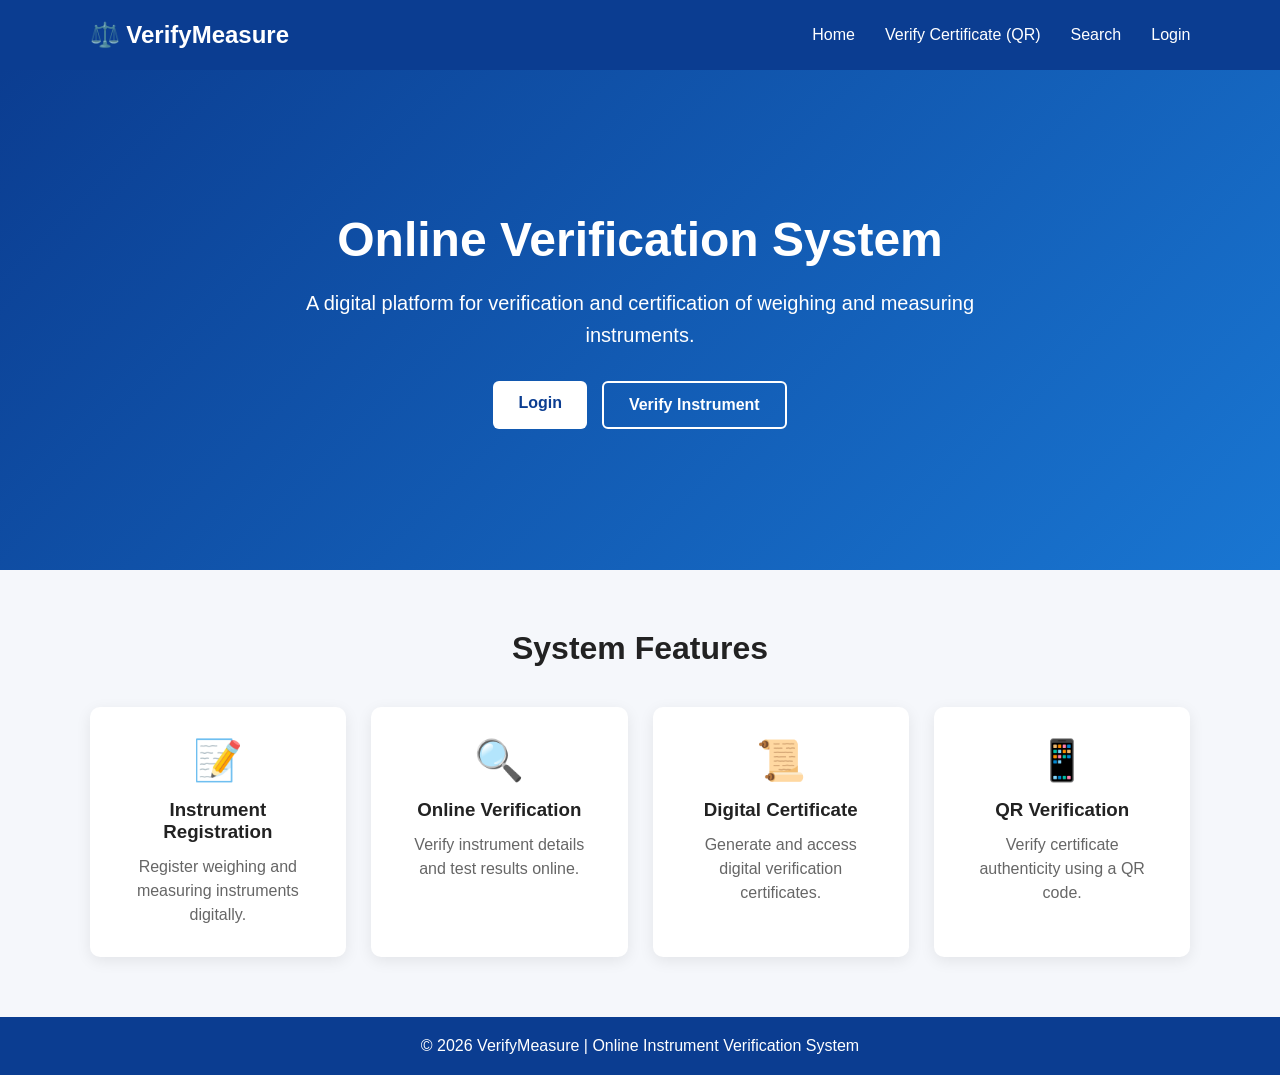
<file: frontend/index.html>
<!DOCTYPE html>
<html lang="en">
<head>
    <meta charset="UTF-8">
    <meta name="viewport" content="width=device-width, initial-scale=1.0">

    <title>Instrument Verification System</title>

    <link rel="stylesheet" href="css/style.css">
</head>

<body>

    <!-- Navigation Bar -->
    <nav class="navbar">

        <div class="logo">
            ⚖️ VerifyMeasure
        </div>

        <div class="nav-links">
            <a href="index.html">Home</a>
            <a href="verify.html">Verify Certificate (QR)</a>
            <a href="search.html">Search</a>
            <a href="login.html">Login</a>
        </div>

    </nav>


    <!-- Hero Section -->

    <section class="hero">

        <div class="hero-content">

            <h1>
                Online Verification System
            </h1>

            <p>
                A digital platform for verification and certification
                of weighing and measuring instruments.
            </p>

            <div class="hero-buttons">

                <a href="login.html" class="btn">
                    Login
                </a>

                <a href="search.html" class="btn secondary">
                    Verify Instrument
                </a>

            </div>

        </div>

    </section>


    <!-- Features -->

    <section class="features">

        <h2>System Features</h2>

        <div class="feature-container">

            <div class="feature-card">

                <div class="icon">📝</div>

                <h3>Instrument Registration</h3>

                <p>
                    Register weighing and measuring instruments
                    digitally.
                </p>

            </div>


            <div class="feature-card">

                <div class="icon">🔍</div>

                <h3>Online Verification</h3>

                <p>
                    Verify instrument details and test results
                    online.
                </p>

            </div>


            <div class="feature-card">

                <div class="icon">📜</div>

                <h3>Digital Certificate</h3>

                <p>
                    Generate and access digital verification
                    certificates.
                </p>

            </div>


            <div class="feature-card">

                <div class="icon">📱</div>

                <h3>QR Verification</h3>

                <p>
                    Verify certificate authenticity using
                    a QR code.
                </p>

            </div>

        </div>

    </section>


    <!-- Footer -->

    <footer>

        <p>
            © 2026 VerifyMeasure | Online Instrument Verification System
        </p>

    </footer>


</body>
</html>
</file>
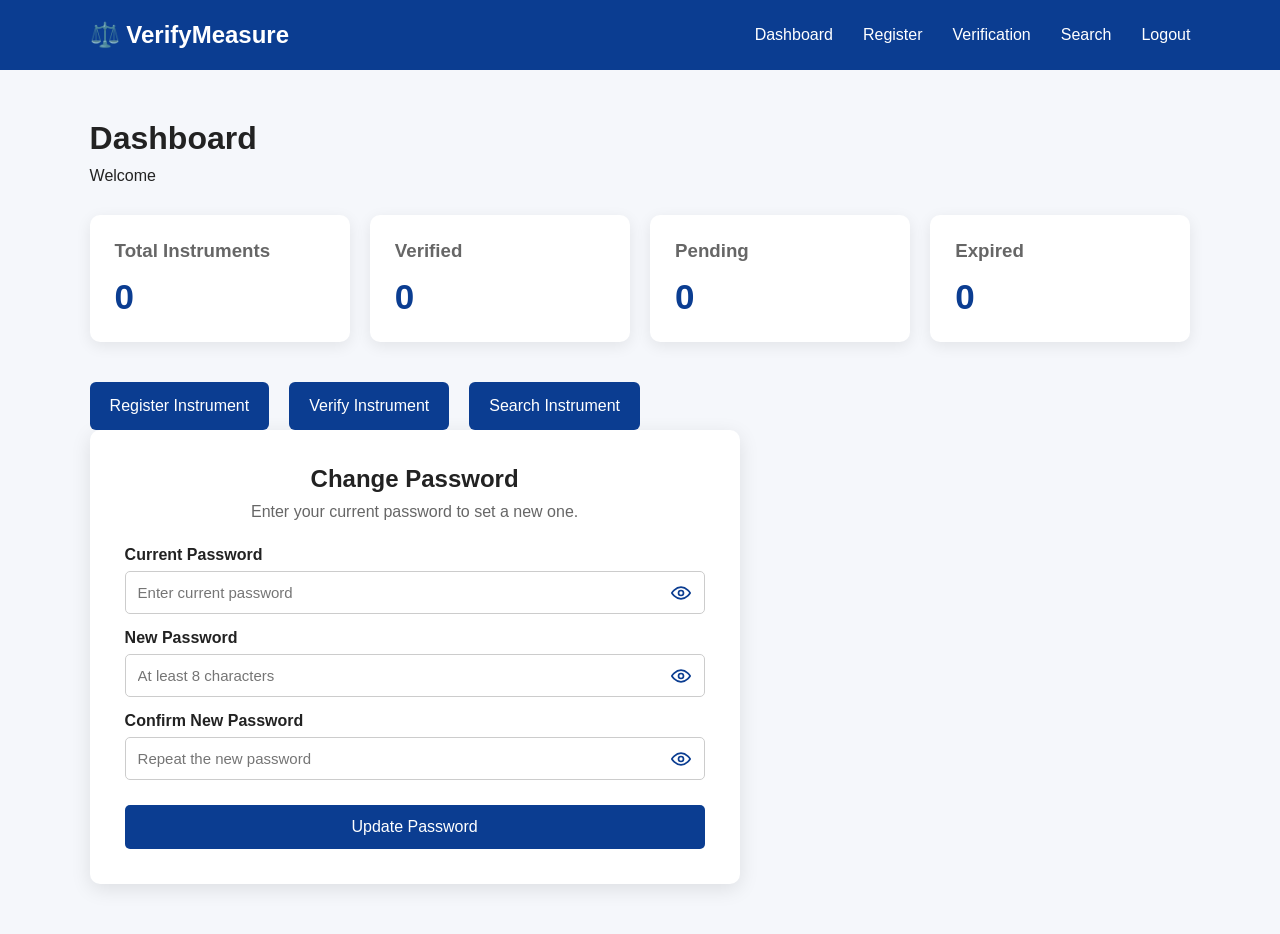
<file: frontend/dashboard.html>
<!DOCTYPE html>
<html lang="en">

<head>

    <meta charset="UTF-8">

    <meta name="viewport"
          content="width=device-width, initial-scale=1.0">

    <title>Dashboard</title>

    <meta name="api-base-url" content="">

    <link rel="stylesheet"
          href="css/style.css">

    <script src="js/config.js"></script>

</head>


<body>

    <nav class="navbar">

        <div class="logo">
            ⚖️ VerifyMeasure
        </div>

        <div class="nav-links">

            <a href="dashboard.html">
                Dashboard
            </a>

            <a href="register.html">
                Register
            </a>

            <a href="verification.html">
                Verification
            </a>

            <a href="search.html">
                Search
            </a>

            <a href="index.html">
                Logout
            </a>

        </div>

    </nav>


    <main class="dashboard">

        <h1>
            Dashboard
        </h1>

        <p id="welcomeUser">
            Welcome
        </p>


        <div class="stats">

            <div class="stat-card">

                <h3>
                    Total Instruments
                </h3>

                <p id="totalInstruments">
                    0
                </p>

            </div>


            <div class="stat-card">

                <h3>
                    Verified
                </h3>

                <p id="verified">
                    0
                </p>

            </div>


            <div class="stat-card">

                <h3>
                    Pending
                </h3>

                <p id="pending">
                    0
                </p>

            </div>


            <div class="stat-card">

                <h3>
                    Expired
                </h3>

                <p id="expired">
                    0
                </p>

            </div>

        </div>


        <div class="dashboard-actions">

            <a href="register.html"
               class="dashboard-btn">

                Register Instrument

            </a>


            <a href="verification.html"
               class="dashboard-btn">

                Verify Instrument

            </a>


            <a href="search.html"
               class="dashboard-btn">

                Search Instrument

            </a>

        </div>


        <div class="form-card wide">

            <h2>
                Change Password
            </h2>

            <p class="form-subtitle">
                Enter your current password to set a new one.
            </p>


            <form id="changePasswordForm">

                <label>
                    Current Password
                </label>

                <input
                    type="password"
                    id="currentPassword"
                    placeholder="Enter current password"
                    autocomplete="current-password"
                    required
                >


                <label>
                    New Password
                </label>

                <input
                    type="password"
                    id="newPassword"
                    placeholder="At least 8 characters"
                    autocomplete="new-password"
                    minlength="8"
                    maxlength="128"
                    required
                >


                <label>
                    Confirm New Password
                </label>

                <input
                    type="password"
                    id="confirmPassword"
                    placeholder="Repeat the new password"
                    autocomplete="new-password"
                    minlength="8"
                    maxlength="128"
                    required
                >


                <button type="submit" class="form-btn">

                    Update Password

                </button>

            </form>

            <p id="changePasswordMessage" role="alert" style="color: #b91c1c;"></p>

        </div>

    </main>


    <script>

        const email =
            localStorage.getItem("userEmail");

        const role =
            localStorage.getItem("userRole");


        if (email) {

            document.getElementById(
                "welcomeUser"
            ).innerText =
                "Welcome, " +
                role +
                " (" +
                email +
                ")";

        }

         async function loadDashboardStats() {

        try {

            const response = await fetch(
                window.APP_CONFIG.API_BASE_URL + "/instruments/dashboard/stats"
            );


            if (!response.ok) {

                throw new Error(
                    "Failed to load dashboard statistics"
                );

            }


            const data =
                await response.json();


            document.getElementById(
                "totalInstruments"
            ).innerText =
                data.total_instruments;


            document.getElementById(
                "verified"
            ).innerText =
                data.verified;


            document.getElementById(
                "pending"
            ).innerText =
                data.pending;


            document.getElementById(
                "expired"
            ).innerText =
                data.expired;


        } catch (error) {

            console.error(
                "Dashboard error:",
                error
            );

        }

    }


    loadDashboardStats();


    </script>

    <!-- Loaded at the end of <body> so the change-password form exists by the
         time script.js runs. config.js stays in <head> because the inline
         script above reads window.APP_CONFIG. -->

    <script src="js/script.js"></script>

</body>

</html>
</file>
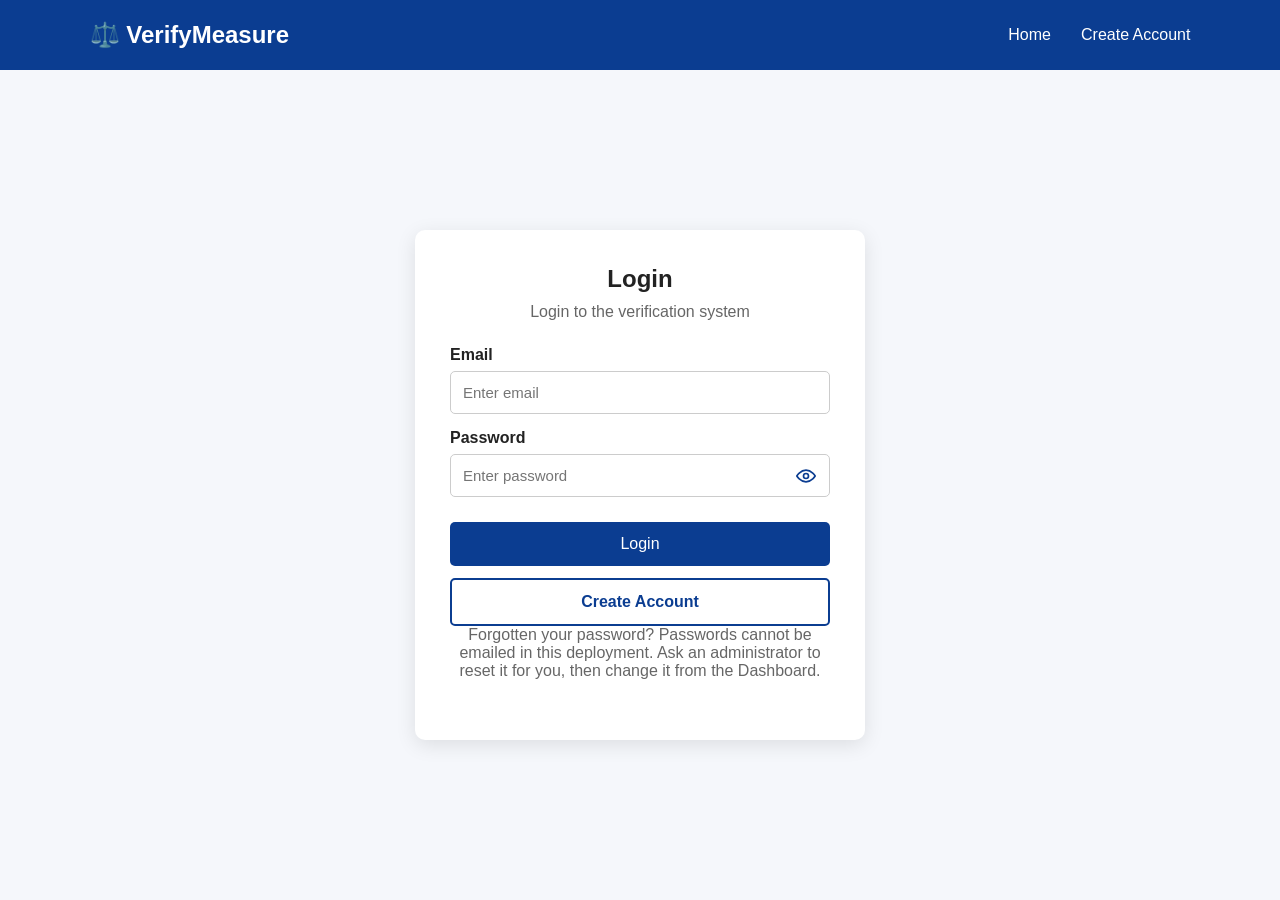
<file: frontend/login.html>
<!DOCTYPE html>
<html lang="en">

<head>

    <meta charset="UTF-8">

    <meta name="viewport"
          content="width=device-width, initial-scale=1.0">

    <title>Login</title>

    <meta name="api-base-url" content="">

    <link rel="stylesheet"
          href="css/style.css">

</head>


<body>

    <nav class="navbar">

        <div class="logo">
            ⚖️ VerifyMeasure
        </div>

        <div class="nav-links">

            <a href="index.html">
                Home
            </a>

            <a href="signup.html">
                Create Account
            </a>

        </div>

    </nav>


    <div class="form-page">

        <div class="form-card">

            <h2>Login</h2>

            <p class="form-subtitle">
                Login to the verification system
            </p>


            <form id="loginForm">

                <label>
                    Email
                </label>

                <input
                    type="email"
                    id="email"
                    placeholder="Enter email"
                    required
                >


                <label>
                    Password
                </label>

                <input
                    type="password"
                    id="password"
                    placeholder="Enter password"
                    required
                >


                <button type="submit" class="form-btn">

                    Login

                </button>

            </form>

            <p id="loginError" role="alert" style="color: #b91c1c;"></p>

            <a href="signup.html" class="form-alt-btn">

                Create Account

            </a>

            <p class="form-subtitle">

                Forgotten your password? Passwords cannot be emailed in this
                deployment. Ask an administrator to reset it for you, then
                change it from the Dashboard.

            </p>

        </div>

    </div>


    <script src="js/config.js"></script>
    <script src="js/script.js"></script>

</body>

</html>
</file>
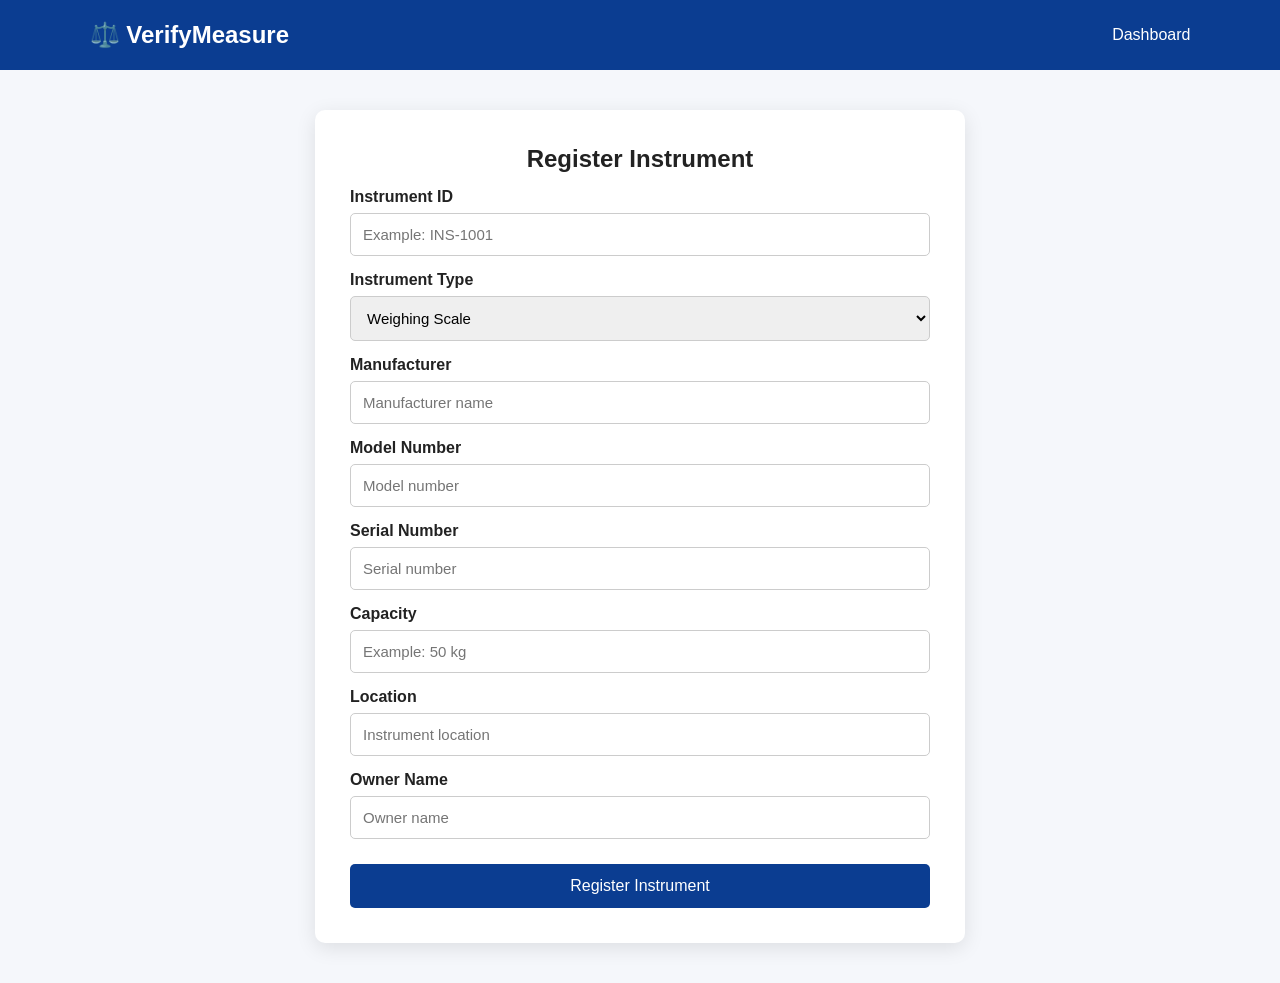
<file: frontend/register.html>
<!DOCTYPE html>
<html lang="en">

<head>

    <meta charset="UTF-8">

    <meta name="viewport"
          content="width=device-width, initial-scale=1.0">

    <title>Register Instrument</title>

    <meta name="api-base-url" content="">

    <link rel="stylesheet"
          href="css/style.css">

</head>


<body>

<nav class="navbar">

    <div class="logo">
        ⚖️ VerifyMeasure
    </div>

    <div class="nav-links">

        <a href="dashboard.html">
            Dashboard
        </a>

    </div>

</nav>


<div class="form-page">

<div class="form-card wide">

<h2>
    Register Instrument
</h2>


<form id="instrumentForm">


<label>
    Instrument ID
</label>

<input
    type="text"
    id="instrumentId"
    placeholder="Example: INS-1001"
    required
>


<label>
    Instrument Type
</label>

<select id="instrumentType">

    <option>
        Weighing Scale
    </option>

    <option>
        Electronic Balance
    </option>

    <option>
        Measuring Meter
    </option>

    <option>
        Weighbridge
    </option>

</select>


<label>
    Manufacturer
</label>

<input
    type="text"
    id="manufacturer"
    placeholder="Manufacturer name"
    required
>


<label>
    Model Number
</label>

<input
    type="text"
    id="model"
    placeholder="Model number"
    required
>


<label>
    Serial Number
</label>

<input
    type="text"
    id="serial"
    placeholder="Serial number"
    required
>


<label>
    Capacity
</label>

<input
    type="text"
    id="capacity"
    placeholder="Example: 50 kg"
    required
>


<label>
    Location
</label>

<input
    type="text"
    id="location"
    placeholder="Instrument location"
    required
>


<label>
    Owner Name
</label>

<input
    type="text"
    id="owner"
    placeholder="Owner name"
    required
>


<button
    type="submit"
    class="form-btn">

    Register Instrument

</button>


</form>

</div>

</div>


<script src="js/config.js"></script>
<script src="js/script.js"></script>

</body>

</html>
</file>
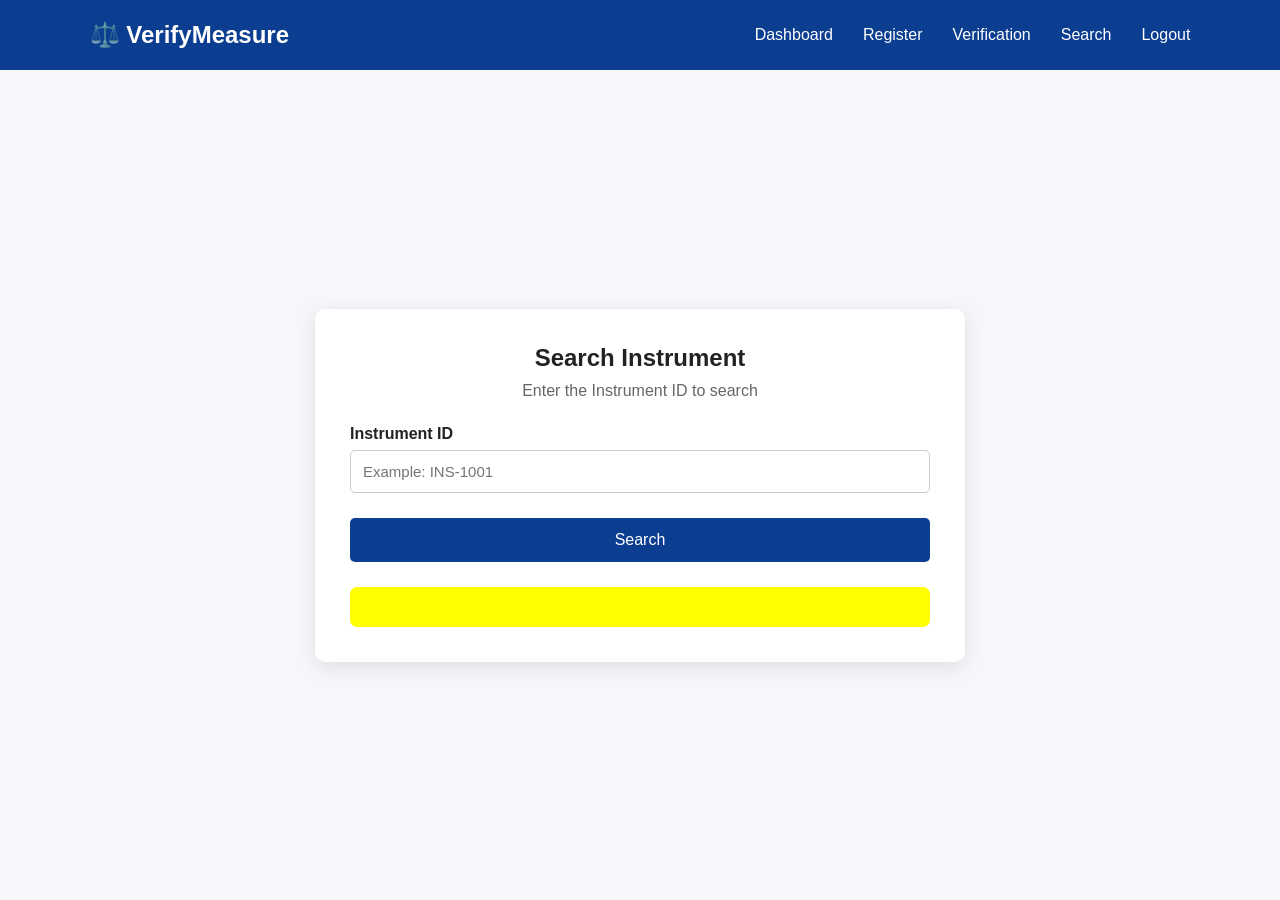
<file: frontend/search.html>
<!DOCTYPE html>
<html lang="en">

<head>

    <meta charset="UTF-8">

    <meta name="viewport"
          content="width=device-width, initial-scale=1.0">

    <title>Search Instrument</title>

    <meta name="api-base-url" content="">

    <link rel="stylesheet"
          href="css/style.css">

    <script src="js/config.js"></script>

</head>


<body>

<nav class="navbar">

    <div class="logo">
        ⚖️ VerifyMeasure
    </div>

    <div class="nav-links">

        <a href="dashboard.html">
            Dashboard
        </a>

        <a href="register.html">
            Register
        </a>

        <a href="verification.html">
            Verification
        </a>

        <a href="search.html">
            Search
        </a>

        <a href="index.html">
            Logout
        </a>

    </div>

</nav>


<div class="form-page">

<div class="form-card wide">

<h2>
    Search Instrument
</h2>


<p class="form-subtitle">

    Enter the Instrument ID to search
</p>


<form id="searchForm">

    <label>
        Instrument ID
    </label>

    <input
        type="text"
        id="searchId"
        placeholder="Example: INS-1001"
        required
    >


    <button
        type="submit"
        class="form-btn">

        Search
    </button>

</form>


<div
    id="searchResult"
    class="search-result">
</div>


</div>

</div>


<script>
const API_BASE_URL = window.APP_CONFIG.API_BASE_URL;

const searchForm =
    document.getElementById(
        "searchForm"
    );


searchForm.addEventListener(
    "submit",
    async function(event) {

        event.preventDefault();


        const searchId =
            document.getElementById(
                "searchId"
            ).value;

        const result =
            document.getElementById(
                "searchResult"
            );

        result.innerHTML = "<p>Searching...</p>";

        try {
            const response = await fetch(
                `${API_BASE_URL}/instruments/search?instrument_id=${encodeURIComponent(searchId)}`
            );

            if (!response.ok) {
                if (response.status === 404) {
                    throw new Error("Instrument not found");
                }
                throw new Error("Unable to search instruments");
            }

            const instrument = await response.json();

            let resultHTML = `
                <h3>Instrument Found</h3>

                <p>
                    <strong>Instrument ID:</strong>
                    ${instrument.instrument_id}
                </p>

                <p>
                    <strong>Type:</strong>
                    ${instrument.instrument_type}
                </p>

                <p>
                    <strong>Manufacturer:</strong>
                    ${instrument.manufacturer}
                </p>

                <p>
                    <strong>Model:</strong>
                    ${instrument.model_number}
                </p>

                <p>
                    <strong>Serial Number:</strong>
                    ${instrument.serial_number}
                </p>

                <p>
                    <strong>Capacity:</strong>
                    ${instrument.capacity}
                </p>

                <p>
                    <strong>Location:</strong>
                    ${instrument.location}
                </p>

                <p>
                    <strong>Owner:</strong>
                    ${instrument.owner_name}
                </p>

                <p>
                    <strong>Status:</strong>
                    <span style="color: ${instrument.status === 'Verified' ? 'green' : instrument.status === 'Pending' ? 'orange' : 'red'};">
                        ${instrument.status}
                    </span>
                </p>
            `;

            if (instrument.verification_date) {
                resultHTML += `
                    <p>
                        <strong>Verification Date:</strong>
                        ${instrument.verification_date}
                    </p>
                `;
            }

            if (instrument.next_due_date) {
                resultHTML += `
                    <p>
                        <strong>Next Due Date:</strong>
                        ${instrument.next_due_date}
                    </p>
                `;
            }

            if (instrument.remarks) {
                resultHTML += `
                    <p>
                        <strong>Remarks:</strong>
                        ${instrument.remarks}
                    </p>
                `;
            }

            result.innerHTML = resultHTML;

            if (instrument.status === 'Verified') {
                await loadCertificateInfo(instrument.id, result);
            }

        } catch (error) {

            result.innerHTML = `

                <h3>
                    Instrument Not Found
                </h3>

                <p>
                    ${error.message === "Instrument not found"
                        ? "No instrument was found with this ID."
                        : "Could not connect to the backend."}
                </p>

            `;

        }

    }
);


async function loadCertificateInfo(instrumentDbId, resultElement) {
    try {
        const certResponse = await fetch(
            `${API_BASE_URL}/certificates/instrument/${instrumentDbId}`
        );

        if (certResponse.ok) {
            const certificates = await certResponse.json();

            if (certificates && certificates.length > 0) {
                const latestCert = certificates[0];
                const certSection = document.createElement('div');
                certSection.style.marginTop = '20px';
                certSection.style.paddingTop = '20px';
                certSection.style.borderTop = '1px solid #ddd';

                const API_BASE = API_BASE_URL;
                let certHTML = `
                    <h3>Certificate Information</h3>
                    <p><strong>Certificate Number:</strong> ${latestCert.certificate_number}</p>
                    <p><strong>Issue Date:</strong> ${latestCert.verification_date}</p>
                    <p><strong>Valid From:</strong> ${latestCert.valid_from}</p>
                    <p><strong>Valid Until:</strong> ${latestCert.valid_until}</p>
                    <p><strong>Status:</strong> <span style="color: ${latestCert.status === 'Active' ? 'green' : 'red'};">${latestCert.status}</span></p>
                    <p><strong>Result:</strong> ${latestCert.result}</p>
                    <div style="margin-top: 15px; display: flex; gap: 10px; flex-wrap: wrap;">
                        <a href="${API_BASE}/certificates/token/${latestCert.qr_token}/pdf" target="_blank" class="form-btn" style="width: auto; padding: 10px 20px; text-decoration: none; display: inline-block;">Download Certificate PDF</a>
                        <a href="${API_BASE}/certificates/token/${latestCert.qr_token}/qr" target="_blank" class="form-btn" style="width: auto; padding: 10px 20px; text-decoration: none; display: inline-block; background-color: #28a745;">View QR Code</a>
                        <a href="${API_BASE}/certificates/verify/${latestCert.qr_token}" target="_blank" class="form-btn" style="width: auto; padding: 10px 20px; text-decoration: none; display: inline-block; background-color: #17a2b8;">Public Verification</a>
                    </div>
                `;

                certSection.innerHTML = certHTML;
                resultElement.appendChild(certSection);
            } else {
                const noCert = document.createElement('p');
                noCert.style.marginTop = '20px';
                noCert.style.color = '#666';
                noCert.innerHTML = '<em>No certificate found for this instrument.</em>';
                resultElement.appendChild(noCert);
            }
        }
    } catch (error) {
        console.error('Error loading certificate info:', error);
    }
}

</script>

</body>

</html>
</file>
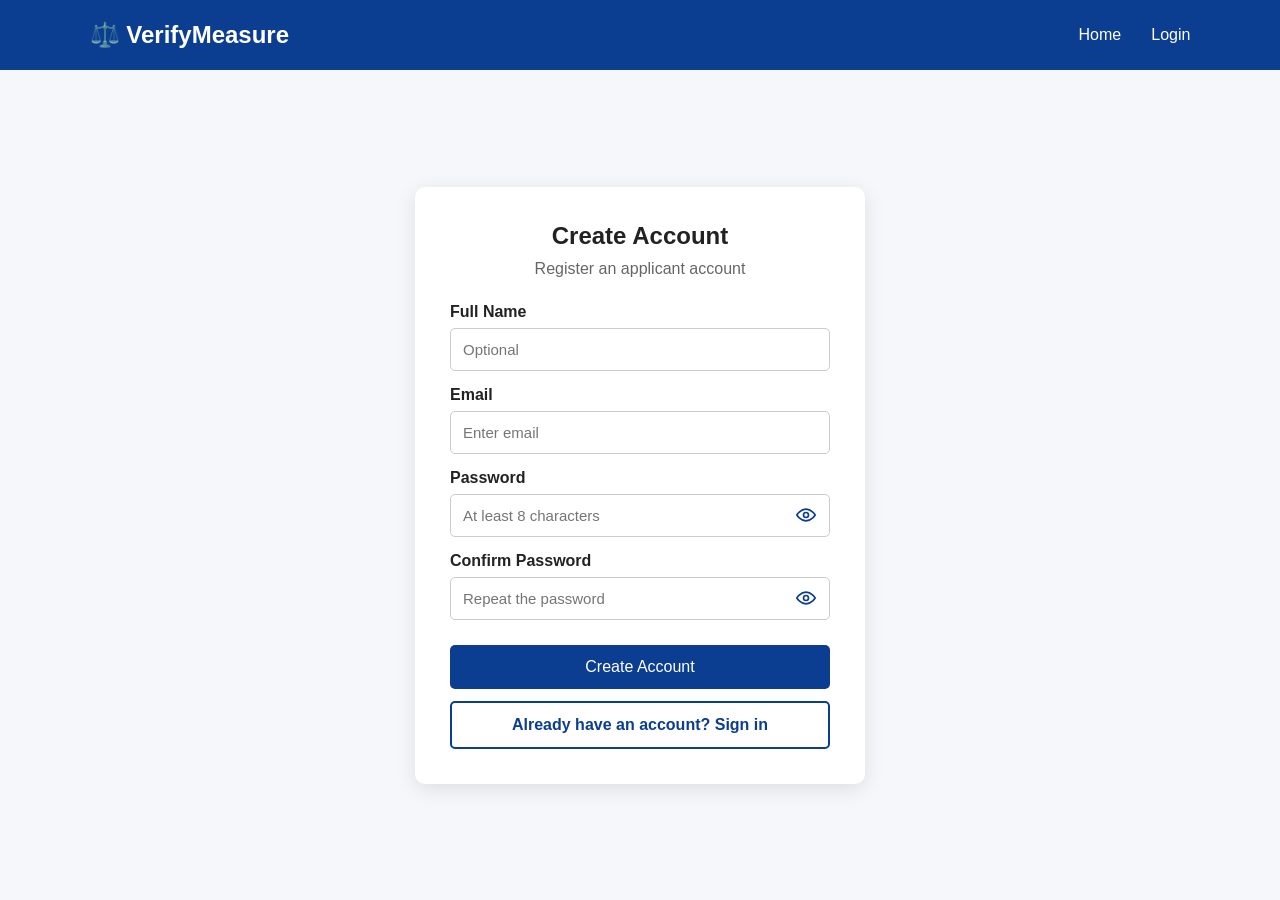
<file: frontend/signup.html>
<!DOCTYPE html>
<html lang="en">

<head>

    <meta charset="UTF-8">

    <meta name="viewport"
          content="width=device-width, initial-scale=1.0">

    <title>Create Account</title>

    <meta name="api-base-url" content="">

    <link rel="stylesheet"
          href="css/style.css">

    <!-- config.js and script.js are deliberately at the end of <body>: the
         form handler looks elements up as it runs, and loading it from <head>
         would execute before the form exists. -->

</head>


<body>

    <nav class="navbar">

        <div class="logo">
            ⚖️ VerifyMeasure
        </div>

        <div class="nav-links">

            <a href="index.html">
                Home
            </a>

            <a href="login.html">
                Login
            </a>

        </div>

    </nav>


    <div class="form-page">

        <div class="form-card">

            <h2>Create Account</h2>

            <p class="form-subtitle">
                Register an applicant account
            </p>


            <form id="signupForm">

                <label>
                    Full Name
                </label>

                <input
                    type="text"
                    id="fullName"
                    placeholder="Optional"
                    autocomplete="name"
                    maxlength="150"
                >


                <label>
                    Email
                </label>

                <input
                    type="email"
                    id="signupEmail"
                    placeholder="Enter email"
                    autocomplete="email"
                    required
                >


                <label>
                    Password
                </label>

                <input
                    type="password"
                    id="signupPassword"
                    placeholder="At least 8 characters"
                    autocomplete="new-password"
                    minlength="8"
                    maxlength="128"
                    required
                >


                <label>
                    Confirm Password
                </label>

                <input
                    type="password"
                    id="confirmSignupPassword"
                    placeholder="Repeat the password"
                    autocomplete="new-password"
                    minlength="8"
                    maxlength="128"
                    required
                >


                <button type="submit" class="form-btn">

                    Create Account

                </button>

            </form>

            <p id="signupMessage" role="alert" style="color: #b91c1c;"></p>


            <a href="login.html" class="form-alt-btn">

                Already have an account? Sign in

            </a>

        </div>

    </div>


    <script src="js/config.js"></script>
    <script src="js/script.js"></script>

</body>

</html>
</file>
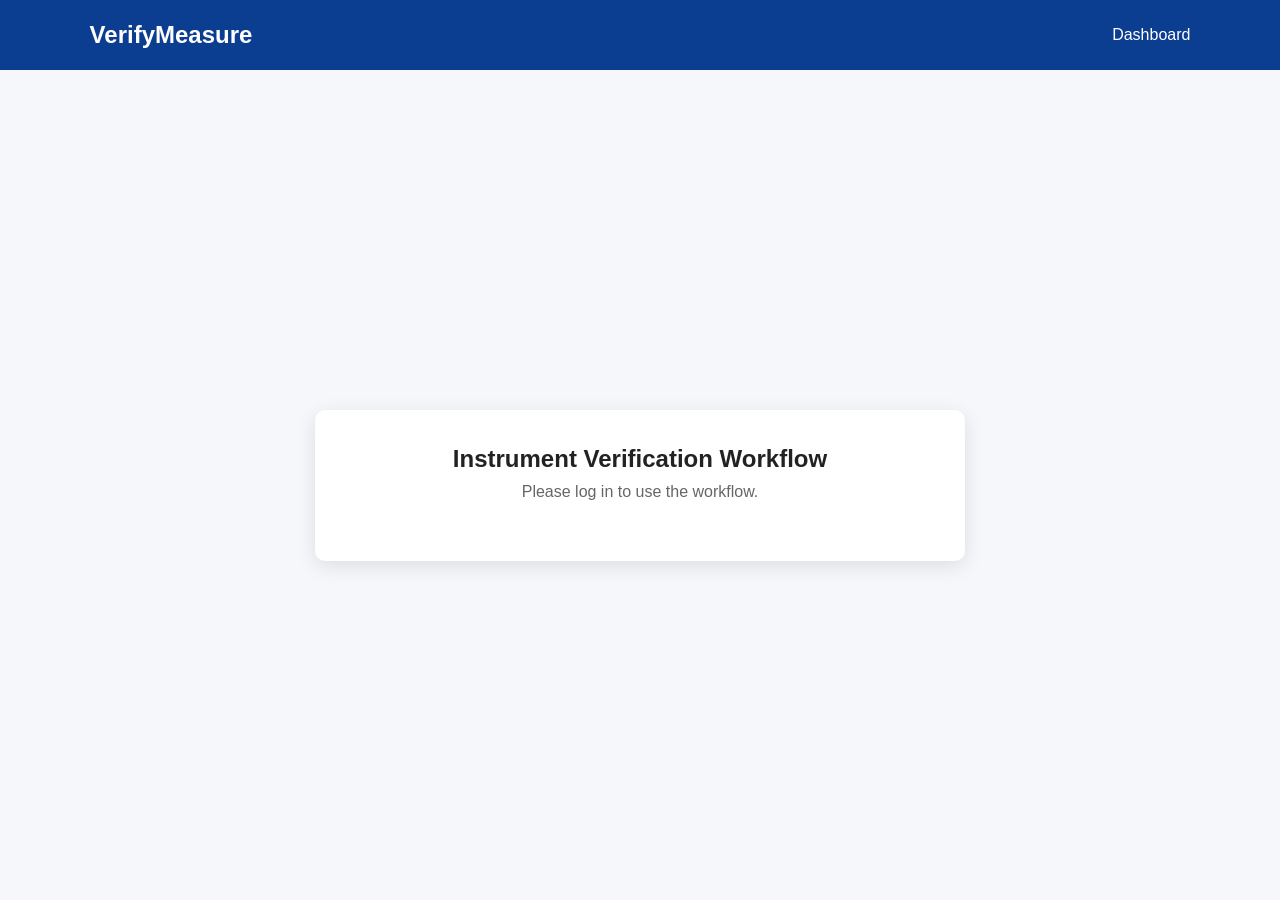
<file: frontend/verification.html>
<!DOCTYPE html>
<html lang="en">
<head><meta charset="UTF-8"><meta name="viewport" content="width=device-width, initial-scale=1.0"><meta name="api-base-url" content=""><title>Verification Workflow</title><link rel="stylesheet" href="css/style.css"><script src="js/config.js"></script></head>
<body>
<nav class="navbar"><div class="logo">VerifyMeasure</div><div class="nav-links"><a href="dashboard.html">Dashboard</a></div></nav>
<main class="form-page"><div class="form-card wide">
<h2>Instrument Verification Workflow</h2><p id="workflowMessage" class="form-subtitle"></p>

<section id="applicantPanel" hidden><h3>Create application</h3><form id="applicationForm">
<label>Instrument ID</label><input id="instrumentIdentifier" required>
<label>Application type</label><select id="applicationType"><option value="Verification">Verification</option><option value="Re-verification">Re-verification</option></select>
<label>Applicant remarks</label><textarea id="applicationRemarks"></textarea><button class="form-btn">Submit application</button></form><div id="applicationList"></div></section>

<section id="inspectorPanel" hidden><h3>Assigned applications</h3><button id="loadAssigned" class="form-btn">Load assigned applications</button><div id="assignedList"></div>
<form id="inspectionForm"><h3>Submit inspection</h3><label>Application ID</label><input id="inspectionApplicationId" type="number" required>
<label>Standard value</label><input id="standardValue" type="number" step="any" required><label>Measured value</label><input id="measuredValue" type="number" step="any" required><label>Unit</label><input id="measurementUnit" required><label>Test information / method</label><textarea id="testInformation" required></textarea><label>Observations</label><textarea id="observations"></textarea><label>Evidence/reference</label><input id="evidenceReference"><label>Inspector result</label><select id="testResult"><option value="Pass">Pass</option><option value="Fail">Fail</option></select><label>Remarks</label><textarea id="inspectorRemarks"></textarea><button class="form-btn">Submit inspection</button></form></section>

<section id="officerPanel" hidden><h3>Schedule, decide, or certify</h3>
<form id="scheduleForm"><label>Application ID</label><input id="scheduleApplicationId" type="number" required><label>Inspector user ID</label><input id="assignedInspectorId" type="number" required><label>Schedule (optional)</label><input id="scheduledFor" type="datetime-local"><label>Notes</label><textarea id="schedulingNotes"></textarea><button class="form-btn">Schedule</button></form>
<form id="decisionForm"><label>Application ID</label><input id="decisionApplicationId" type="number" required><label>Decision</label><select id="decision"><option value="approved">Approve</option><option value="rejected">Reject</option></select><label>Reason</label><textarea id="decisionReason"></textarea><button class="form-btn">Record decision</button></form>
<form id="certificateForm"><label>Approved application ID</label><input id="certificateApplicationId" type="number" required><button class="form-btn">Issue certificate</button></form></section>
</div></main>
<script>
const API=window.APP_CONFIG.API_BASE_URL, token=localStorage.getItem('accessToken'), role=localStorage.getItem('userRole');
const message=document.getElementById('workflowMessage'); const headers=()=>({'Content-Type':'application/json',Authorization:`Bearer ${token}`});
const show=(id)=>document.getElementById(id).hidden=false;
if(!token){message.textContent='Please log in to use the workflow.';} else if(role==='applicant') show('applicantPanel'); else if(role==='inspector') show('inspectorPanel'); else if(['approving_officer','administrator'].includes(role)) {show('officerPanel'); if(role==='administrator') show('inspectorPanel');} else message.textContent='Your role has no workflow access.';
async function request(path,method='GET',body){const r=await fetch(API+path,{method,headers:body?headers():{Authorization:`Bearer ${token}`},body:body?JSON.stringify(body):undefined});const data=await r.json();if(!r.ok)throw Error(data.detail||'Request failed');return data;}
function result(text){message.textContent=text;}
document.getElementById('applicationForm')?.addEventListener('submit',async e=>{e.preventDefault();try{const i=await request(`/instruments/search?instrument_id=${encodeURIComponent(instrumentIdentifier.value)}`);const a=await request('/applications/','POST',{instrument_id:i.id,application_type:applicationType.value,remarks:applicationRemarks.value});result(`Application ${a.application_number} submitted.`);}catch(e){result(e.message);}});
document.getElementById('loadAssigned')?.addEventListener('click',async()=>{try{const a=await request('/applications/assigned/pending');assignedList.textContent=a.map(x=>`${x.id}: ${x.application_number} — ${x.instrument.instrument_id}`).join('\n')||'No assigned applications.';}catch(e){result(e.message);}});
document.getElementById('inspectionForm')?.addEventListener('submit',async e=>{e.preventDefault();try{const i=await request('/inspections/','POST',{application_id:+inspectionApplicationId.value,standard_value:+standardValue.value,measured_value:+measuredValue.value,measurement_unit:measurementUnit.value,test_information:testInformation.value,observations:observations.value||null,evidence_reference:evidenceReference.value||null,result:testResult.value,inspector_remarks:inspectorRemarks.value||null});result(`Inspection ${i.id} submitted for officer review.`);}catch(e){result(e.message);}});
document.getElementById('scheduleForm')?.addEventListener('submit',async e=>{e.preventDefault();try{await request(`/applications/${scheduleApplicationId.value}/schedule`,'POST',{inspector_id:+assignedInspectorId.value,scheduled_for:scheduledFor.value||null,scheduling_notes:schedulingNotes.value||null});result('Application scheduled.');}catch(e){result(e.message);}});
document.getElementById('decisionForm')?.addEventListener('submit',async e=>{e.preventDefault();try{await request(`/applications/${decisionApplicationId.value}/decision`,'POST',{decision:decision.value,reason:decisionReason.value||null});result(`Application ${decision.value}.`);}catch(e){result(e.message);}});
document.getElementById('certificateForm')?.addEventListener('submit',async e=>{e.preventDefault();try{const c=await request('/certificates/issue','POST',{application_id:+certificateApplicationId.value});location.href=`certificate.html?certificate=${encodeURIComponent(c.certificate_number)}&token=${encodeURIComponent(c.qr_token)}`;}catch(e){result(e.message);}});
</script></body></html>
</file>
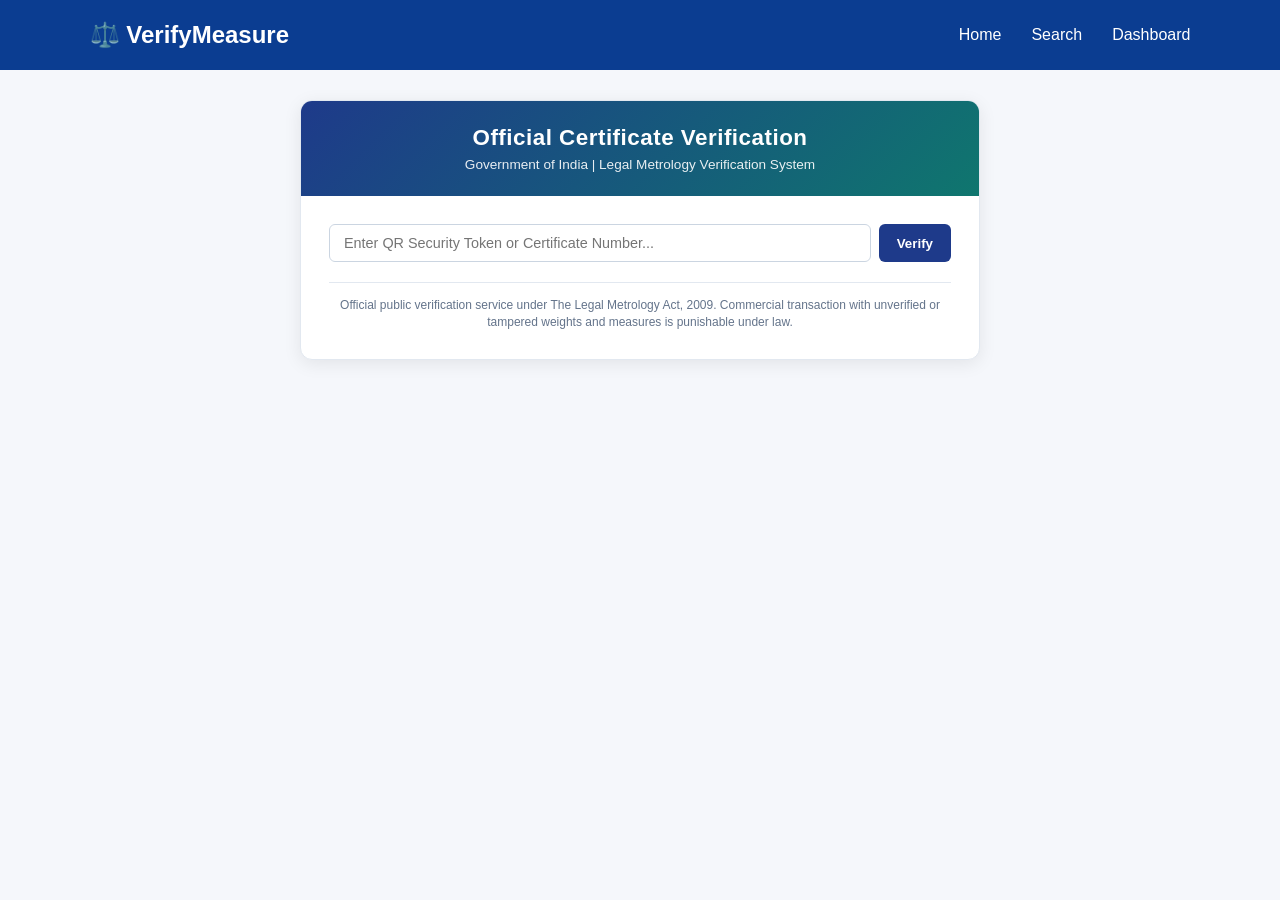
<file: frontend/verify.html>
<!DOCTYPE html>
<html lang="en">

<head>

    <meta charset="UTF-8">

    <meta name="viewport"
          content="width=device-width, initial-scale=1.0">

    <title>Public Certificate Verification | Legal Metrology</title>

    <!-- api-base-url is the deployment-time injection point; see js/config.js -->
    <meta name="api-base-url" content="">

    <link rel="stylesheet"
          href="css/style.css">

    <script src="js/config.js"></script>

    <style>
        .verify-container {
            max-width: 680px;
            margin: 30px auto;
            background: #ffffff;
            border-radius: 12px;
            box-shadow: 0 4px 18px rgba(0, 0, 0, 0.08);
            overflow: hidden;
            border: 1px solid #e2e8f0;
        }

        .verify-header {
            background: linear-gradient(135deg, #1e3a8a, #0f766e);
            color: #ffffff;
            padding: 24px;
            text-align: center;
        }

        .verify-header h1 {
            font-size: 1.4rem;
            margin-bottom: 6px;
            letter-spacing: 0.5px;
        }

        .verify-header p {
            font-size: 0.85rem;
            opacity: 0.9;
        }

        .verify-body {
            padding: 28px;
        }

        .badge-verified {
            display: flex;
            align-items: center;
            justify-content: center;
            background: #ecfdf5;
            color: #065f46;
            border: 1.5px solid #10b981;
            padding: 14px;
            border-radius: 8px;
            margin-bottom: 24px;
            font-weight: 600;
            font-size: 1.05rem;
        }

        .badge-expired {
            display: flex;
            align-items: center;
            justify-content: center;
            background: #fef2f2;
            color: #991b1b;
            border: 1.5px solid #ef4444;
            padding: 14px;
            border-radius: 8px;
            margin-bottom: 24px;
            font-weight: 600;
            font-size: 1.05rem;
        }

        .badge-invalid {
            display: flex;
            align-items: center;
            justify-content: center;
            background: #fff1f2;
            color: #be123c;
            border: 1.5px solid #f43f5e;
            padding: 16px;
            border-radius: 8px;
            margin-bottom: 24px;
            font-weight: bold;
            font-size: 1.05rem;
            text-align: center;
        }

        .info-grid {
            display: grid;
            grid-template-columns: 1fr 1fr;
            gap: 14px;
            margin-bottom: 24px;
        }

        .info-item {
            background: #f8fafc;
            padding: 12px 14px;
            border-radius: 6px;
            border-left: 3px solid #1e3a8a;
        }

        .info-item.full-width {
            grid-column: span 2;
        }

        .info-label {
            font-size: 0.75rem;
            text-transform: uppercase;
            color: #64748b;
            font-weight: 600;
            margin-bottom: 4px;
        }

        .info-value {
            font-size: 0.95rem;
            color: #0f172a;
            font-weight: 500;
            word-break: break-word;
        }

        .btn-action {
            display: block;
            width: 100%;
            text-align: center;
            background: #0f766e;
            color: white;
            padding: 12px;
            border-radius: 6px;
            font-weight: 600;
            text-decoration: none;
            cursor: pointer;
            border: none;
            transition: background 0.2s;
        }

        .btn-action:hover {
            background: #0d9488;
        }

        .search-box {
            display: flex;
            gap: 8px;
            margin-bottom: 20px;
        }

        .search-box input {
            flex: 1;
            padding: 10px 14px;
            border: 1px solid #cbd5e1;
            border-radius: 6px;
            font-size: 0.9rem;
        }

        .search-box button {
            padding: 10px 18px;
            background: #1e3a8a;
            color: white;
            border: none;
            border-radius: 6px;
            cursor: pointer;
            font-weight: 600;
        }

        .statutory-notice {
            margin-top: 20px;
            font-size: 0.75rem;
            color: #64748b;
            text-align: center;
            line-height: 1.4;
            border-top: 1px solid #e2e8f0;
            padding-top: 14px;
        }
    </style>

</head>


<body>

<nav class="navbar">

    <div class="logo">
        ⚖️ VerifyMeasure
    </div>

    <div class="nav-links">
        <a href="index.html">Home</a>
        <a href="search.html">Search</a>
        <a href="dashboard.html">Dashboard</a>
    </div>

</nav>


<div class="verify-container">

    <div class="verify-header">
        <h1>Official Certificate Verification</h1>
        <p>Government of India | Legal Metrology Verification System</p>
    </div>

    <div class="verify-body">

        <!-- Manual QR Token / Certificate Lookup Form -->
        <form id="verifyForm" class="search-box">
            <input
                type="text"
                id="tokenInput"
                placeholder="Enter QR Security Token or Certificate Number..."
                required
            >
            <button type="submit">Verify</button>
        </form>

        <div id="verifyLoading" style="display: none; text-align: center; padding: 30px; color: #475569;">
            <p>Verifying certificate authenticity against Legal Metrology PostgreSQL database...</p>
        </div>

        <div id="verifyResult" style="display: none;"></div>

        <div class="statutory-notice">
            Official public verification service under The Legal Metrology Act, 2009.
            Commercial transaction with unverified or tampered weights and measures is punishable under law.
        </div>

    </div>

</div>


<script>
const BACKEND_BASE = window.APP_CONFIG.API_BASE_URL;

async function performVerification(tokenOrNumber) {
    const loading = document.getElementById("verifyLoading");
    const result = document.getElementById("verifyResult");

    loading.style.display = "block";
    result.style.display = "none";
    result.innerHTML = "";

    try {
        let resp = null;
        let data = null;

        // Try QR Token first
        resp = await fetch(`${BACKEND_BASE}/certificates/verify/${encodeURIComponent(tokenOrNumber)}`);
        
        // If not found by token, check by certificate number
        if (!resp.ok && tokenOrNumber.toUpperCase().startsWith("CERT-")) {
            resp = await fetch(`${BACKEND_BASE}/certificates/number/${encodeURIComponent(tokenOrNumber)}`);
            if (resp.ok) {
                const certRaw = await resp.json();
                // Then query the safe public verify endpoint with its token
                resp = await fetch(`${BACKEND_BASE}/certificates/verify/${encodeURIComponent(certRaw.qr_token)}`);
            }
        }

        if (resp && resp.ok) {
            data = await resp.json();
            renderAuthenticCertificate(data);
        } else {
            renderInvalidCertificate(tokenOrNumber);
        }

    } catch (err) {
        console.error("Verification error:", err);
        result.innerHTML = `
            <div class="badge-invalid">
                ⚠️ Backend Service Offline<br/>
                <span style="font-size: 0.85rem; font-weight: normal; margin-top: 4px; display: inline-block;">
                    Could not connect to the Legal Metrology verification server. Please verify server status.
                </span>
            </div>
        `;
        result.style.display = "block";
    } finally {
        loading.style.display = "none";
    }
}

function renderAuthenticCertificate(data) {
    const result = document.getElementById("verifyResult");

    let statusBadge = "";
    if (data.is_valid_currently) {
        statusBadge = `
            <div class="badge-verified">
                ✓ AUTHENTIC & VALID VERIFICATION CERTIFICATE
            </div>
            <p style="text-align: center; color: #047857; font-weight: 600; margin-bottom: 20px; font-size: 0.95rem;">
                Statutorily Compliant (${data.days_remaining} days remaining until statutory re-verification)
            </p>
        `;
    } else {
        statusBadge = `
            <div class="badge-expired">
                ⚠️ CERTIFICATE EXPIRED - RE-VERIFICATION MANDATORY
            </div>
            <p style="text-align: center; color: #b91c1c; font-weight: 600; margin-bottom: 20px; font-size: 0.95rem;">
                Validity expired on ${data.valid_until}. Use in commercial transactions is prohibited.
            </p>
        `;
    }

    result.innerHTML = `
        ${statusBadge}

        <div class="info-grid">
            <div class="info-item">
                <div class="info-label">Certificate Number</div>
                <div class="info-value" style="color: #1e3a8a; font-weight: bold;">${data.certificate_number}</div>
            </div>

            <div class="info-item">
                <div class="info-label">Security QR Token</div>
                <div class="info-value" style="font-family: monospace; font-size: 0.85rem;">${data.qr_token.substring(0, 16)}...</div>
            </div>

            <div class="info-item">
                <div class="info-label">Instrument ID</div>
                <div class="info-value">${data.instrument_identifier}</div>
            </div>

            <div class="info-item">
                <div class="info-label">Instrument Category / Type</div>
                <div class="info-value">${data.instrument_type}</div>
            </div>

            <div class="info-item">
                <div class="info-label">Manufacturer & Model</div>
                <div class="info-value">${data.manufacturer} / ${data.model_number}</div>
            </div>

            <div class="info-item">
                <div class="info-label">Serial Number</div>
                <div class="info-value">${data.serial_number}</div>
            </div>

            <div class="info-item">
                <div class="info-label">Rated Capacity / Location</div>
                <div class="info-value">${data.capacity} | ${data.location}</div>
            </div>

            <div class="info-item">
                <div class="info-label">Registered Owner (Masked)</div>
                <div class="info-value">${data.owner_masked}</div>
            </div>

            <div class="info-item">
                <div class="info-label">Verification Date (Valid From)</div>
                <div class="info-value">${data.verification_date}</div>
            </div>

            <div class="info-item">
                <div class="info-label">Statutory Due Date (Valid Until)</div>
                <div class="info-value" style="font-weight: bold; color: ${data.is_valid_currently ? '#047857' : '#b91c1c'};">${data.valid_until} (${data.validity_months} months)</div>
            </div>

            <div class="info-item full-width">
                <div class="info-label">Issuing Authority / Centre</div>
                <div class="info-value">${data.issuing_authority}</div>
            </div>
        </div>

        <a href="${BACKEND_BASE}${data.pdf_download_url}" target="_blank" class="btn-action">
            Download Official Statutory PDF Certificate
        </a>

        <p style="text-align: center; margin-top: 10px; font-size: 0.75rem; color: #64748b;">
            Verified at: ${new Date(data.verification_timestamp).toLocaleString()}
        </p>
    `;

    result.style.display = "block";
}

function renderInvalidCertificate(tokenOrNumber) {
    const result = document.getElementById("verifyResult");

    result.innerHTML = `
        <div class="badge-invalid">
            ❌ UNVERIFIED / POTENTIALLY COUNTERFEIT INSTRUMENT
        </div>

        <div style="background: #fff1f2; border: 1px solid #fecdd3; border-radius: 8px; padding: 18px; color: #9f1239; line-height: 1.5; font-size: 0.9rem;">
            <p style="margin-bottom: 8px; font-weight: bold;">
                No authentic verification record was found matching:
            </p>
            <p style="font-family: monospace; background: white; padding: 6px 10px; border-radius: 4px; display: inline-block; margin-bottom: 12px; border: 1px solid #fda4af;">
                ${tokenOrNumber}
            </p>
            <p>
                <b>Statutory Warning:</b> The scanned instrument or certificate does not possess a recognized digital seal from the Legal Metrology Department.
                Use of unverified measuring devices in trade, commerce, or medical diagnosis violates The Legal Metrology Act, 2009.
            </p>
            <p style="margin-top: 10px; font-size: 0.85rem;">
                If you suspect tampering or fraud, please register a complaint with your District Legal Metrology Officer.
            </p>
        </div>
    `;

    result.style.display = "block";
}

// Check URL query params on page load
window.addEventListener("DOMContentLoaded", () => {
    const params = new URLSearchParams(window.location.search);
    const token = params.get("token");
    const certNum = params.get("certificate");

    if (token) {
        document.getElementById("tokenInput").value = token;
        performVerification(token);
    } else if (certNum) {
        document.getElementById("tokenInput").value = certNum;
        performVerification(certNum);
    }

    document.getElementById("verifyForm").addEventListener("submit", (e) => {
        e.preventDefault();
        const inputVal = document.getElementById("tokenInput").value.trim();
        if (inputVal) {
            performVerification(inputVal);
        }
    });
});
</script>

</body>

</html>
</file>
<file: frontend/css/style.css>
* {
    margin: 0;
    padding: 0;
    box-sizing: border-box;
}

body {
    font-family: Arial, sans-serif;
    background-color: #f5f7fb;
    color: #222;
}


/* Navigation */

.navbar {
    height: 70px;

    background-color: #0b3d91;

    color: white;

    display: flex;

    justify-content: space-between;

    align-items: center;

    padding: 0 7%;
}


.logo {
    font-size: 24px;
    font-weight: bold;
}


.nav-links {
    display: flex;
    gap: 30px;
}


.nav-links a {
    color: white;

    text-decoration: none;

    font-size: 16px;
}


.nav-links a:hover {
    color: #ffd700;
}


/* Hero */

.hero {

    min-height: 500px;

    display: flex;

    justify-content: center;

    align-items: center;

    text-align: center;

    background: linear-gradient(
        135deg,
        #0b3d91,
        #1976d2
    );

    color: white;
}


.hero-content {
    max-width: 750px;
}


.hero h1 {
    font-size: 48px;
    margin-bottom: 20px;
}


.hero p {
    font-size: 20px;
    line-height: 1.6;
    margin-bottom: 30px;
}


.hero-buttons {
    display: flex;

    justify-content: center;

    gap: 15px;
}


.btn {

    display: inline-block;

    padding: 13px 25px;

    background-color: white;

    color: #0b3d91;

    border-radius: 6px;

    text-decoration: none;

    font-weight: bold;
}


.btn.secondary {

    background-color: transparent;

    color: white;

    border: 2px solid white;
}


.btn:hover {
    opacity: 0.85;
}


/* Features */

.features {

    padding: 60px 7%;

    text-align: center;
}


.features h2 {

    font-size: 32px;

    margin-bottom: 40px;
}


.feature-container {

    display: grid;

    grid-template-columns:
        repeat(4, 1fr);

    gap: 25px;
}


.feature-card {

    background-color: white;

    padding: 30px;

    border-radius: 10px;

    box-shadow:
        0 4px 15px rgba(0,0,0,0.08);
}


.icon {

    font-size: 40px;

    margin-bottom: 15px;
}


.feature-card h3 {

    margin-bottom: 12px;
}


.feature-card p {

    color: #666;

    line-height: 1.5;
}


/* Footer */

footer {

    background-color: #0b3d91;

    color: white;

    text-align: center;

    padding: 20px;
}


/* Responsive */

@media(max-width: 900px) {

    .feature-container {

        grid-template-columns:
            repeat(2, 1fr);
    }

}


@media(max-width: 600px) {

    .navbar {

        flex-direction: column;

        height: auto;

        padding: 20px;
    }

    .nav-links {

        margin-top: 15px;

        gap: 15px;

    }

    .hero h1 {

        font-size: 35px;
    }

    .feature-container {

        grid-template-columns:
            1fr;
    }

}

/* Form Page */

.form-page {

    min-height: calc(100vh - 70px);

    display: flex;

    justify-content: center;

    align-items: center;

    padding: 40px;
}


.form-card {

    background: white;

    width: 450px;

    padding: 35px;

    border-radius: 10px;

    box-shadow:
        0 5px 20px rgba(0,0,0,0.1);
}


.form-card h2 {

    text-align: center;

    margin-bottom: 10px;
}


.form-subtitle {

    text-align: center;

    color: #666;

    margin-bottom: 25px;
}


.form-card label {

    display: block;

    margin-top: 15px;

    margin-bottom: 7px;

    font-weight: bold;
}


.form-card input,
.form-card select {

    width: 100%;

    padding: 12px;

    border: 1px solid #ccc;

    border-radius: 5px;

    font-size: 15px;
}


.form-btn {

    width: 100%;

    margin-top: 25px;

    padding: 13px;

    background-color: #0b3d91;

    color: white;

    border: none;

    border-radius: 5px;

    cursor: pointer;

    font-size: 16px;
}


.form-btn:hover {

    background-color: #082f70;
}


/* Outlined counterpart to .form-btn, for a secondary action inside a form
   card. .btn cannot be reused here: it is styled for the blue hero band and
   renders white-on-white inside a card. */

.form-alt-btn {

    display: block;

    width: 100%;

    margin-top: 12px;

    padding: 13px;

    background-color: transparent;

    color: #0b3d91;

    border: 2px solid #0b3d91;

    border-radius: 5px;

    cursor: pointer;

    font-size: 16px;

    font-weight: bold;

    text-align: center;

    text-decoration: none;
}

.form-alt-btn:hover {

    background-color: #eef2fa;
}


/* Password visibility toggle. script.js wraps each password input in
   .password-field and injects the button, so this works for every auth form
   without duplicating markup. */

.password-field {

    position: relative;
}

.form-card .password-field input {

    padding-right: 48px;
}

.password-toggle {

    position: absolute;

    right: 7px;

    top: 50%;

    transform: translateY(-50%);

    display: inline-flex;

    align-items: center;

    justify-content: center;

    width: 34px;

    height: 34px;

    padding: 0;

    background-color: transparent;

    border: 1px solid transparent;

    border-radius: 5px;

    color: #0b3d91;

    cursor: pointer;
}

.password-toggle:hover {

    background-color: #eef2fa;
}

.password-toggle:focus-visible {

    outline: 2px solid #0b3d91;

    outline-offset: 1px;
}


/* Dashboard */

.dashboard {

    padding: 50px 7%;
}


.dashboard h1 {

    margin-bottom: 10px;
}


.stats {

    display: grid;

    grid-template-columns:
        repeat(4, 1fr);

    gap: 20px;

    margin-top: 30px;
}


.stat-card {

    background: white;

    padding: 25px;

    border-radius: 10px;

    box-shadow:
        0 4px 15px rgba(0,0,0,0.08);
}


.stat-card h3 {

    color: #666;

    margin-bottom: 15px;
}


.stat-card p {

    font-size: 35px;

    font-weight: bold;

    color: #0b3d91;
}


.dashboard-actions {

    margin-top: 40px;

    display: flex;

    gap: 20px;

    flex-wrap: wrap;
}


.dashboard-btn {

    background-color: #0b3d91;

    color: white;

    padding: 15px 20px;

    border-radius: 6px;

    text-decoration: none;
}


@media(max-width: 800px) {

    .stats {

        grid-template-columns:
            repeat(2, 1fr);
    }

}


@media(max-width: 500px) {

    .stats {

        grid-template-columns: 1fr;
    }

}

.form-card.wide {

    width: 650px;
}


.form-card textarea {

    width: 100%;

    min-height: 100px;

    padding: 12px;

    border: 1px solid #ccc;

    border-radius: 5px;

    resize: vertical;

    font-family: Arial;
}

/* Certificate */

.certificate-page {

    padding: 50px;

    display: flex;

    justify-content: center;
}


.certificate {

    width: 750px;

    padding: 50px;

    background: white;

    border: 5px solid #0b3d91;

    text-align: center;

    box-shadow:
        0 5px 20px rgba(0,0,0,0.1);
}


.certificate h1 {

    color: #0b3d91;

    margin-bottom: 10px;
}


.certificate h3 {

    margin-top: 20px;

    color: #555;
}


.certificate p {

    margin-top: 7px;
}


.qr {

    margin-top: 30px;
}


.qr-box {

    width: 100px;

    height: 100px;

    border: 4px solid black;

    margin: auto;

    display: flex;

    align-items: center;

    justify-content: center;

    font-size: 25px;

    font-weight: bold;
}


@media print {

    .navbar {

        display: none;
    }

    .certificate {

        box-shadow: none;
    }

}

.search-result {

    margin-top: 25px;

    padding: 20px;

    background-color: hsl(60, 100%, 50%);

    border-radius: 7px;

    line-height: 1.8;
}
</file>
